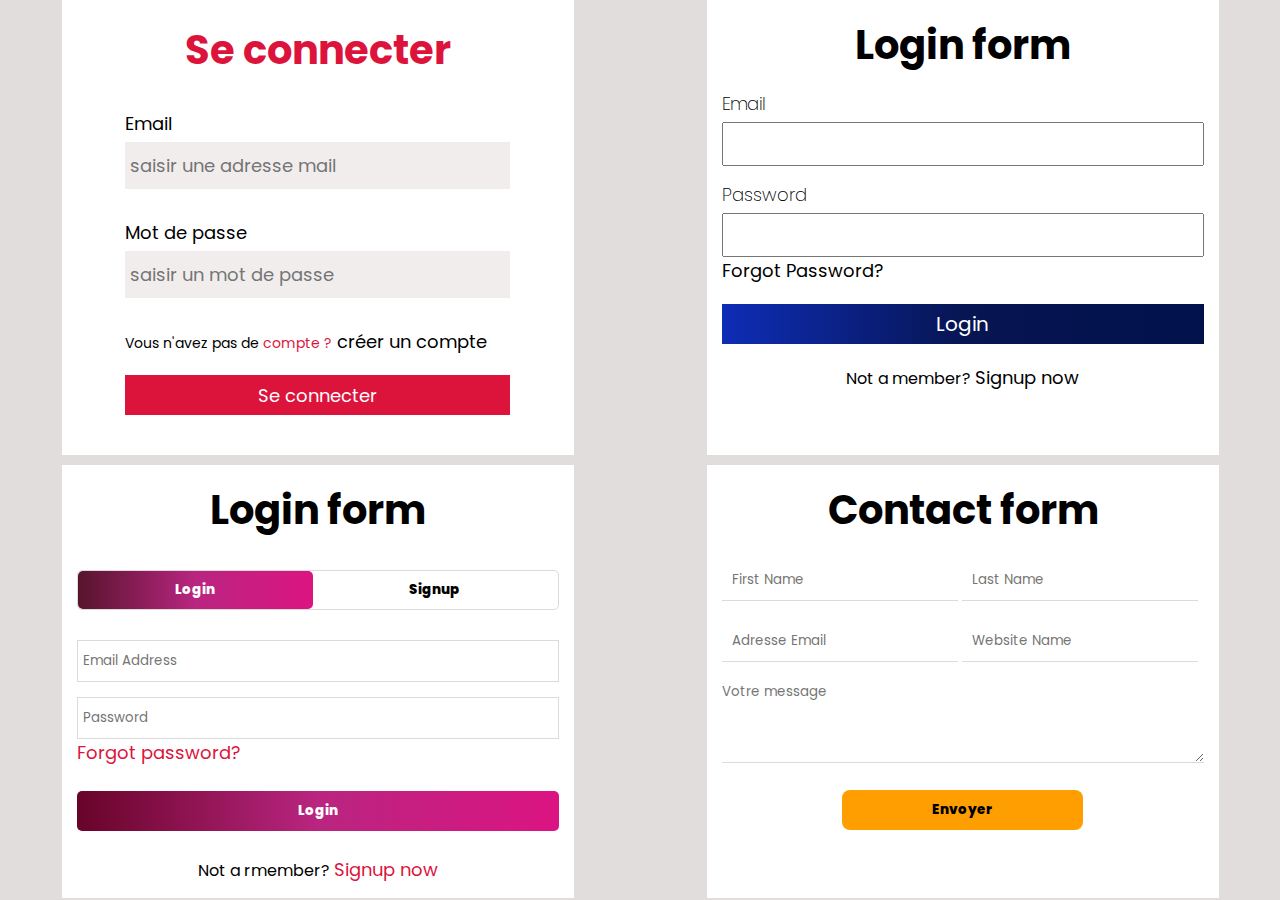
<file: index.html>
<!DOCTYPE html>
<html>

<head>
    <meta charset="utf-8">
    <link rel="stylesheet" href="style.css">
    <title>My test page</title>
</head>

<body>

    <div class="container">
        <div class="form-content">
            <h1>Se connecter</h1>
            <form>
                <div class="input-group">
                    <label for="email">Email</label>
                    <input type="email" id="email" class="form-control" placeholder="saisir une adresse mail">
                </div>
                <div class="input-group">
                    <label for="password">Mot de passe</label>
                    <input type="password" id="password" class="form-control" placeholder="saisir un mot de passe">
                </div>
                <p>Vous n'avez pas de <span>compte ?</span><a href="#"> créer un compte</a></p>

                <button>Se connecter</button>
            </form>
        </div>
        <div class="second-form-content">
            <h2>Login form</h2>
            <form >
                <div class="second-input-group">
                    <label for="email">Email</label>
                    <input type="email"  id="email" class="second-input-control">
                </div>
                <div class="second-input-group">
                    <label for="password">Password</label>
                    <input type="password" id="password" class="second-input-control">
                </div>
                <span><a href="#">Forgot Password?</a></span>
                <button>Login</button>
                <p>Not a member? <a href="#">Signup now</a></p>
            </form>
        </div>
        <div class="third-form-content">
            <h2>Login form</h2>
            <div class="button-group">
                <button class="btn-login">Login</button>
                <button class="btn-signup">Signup</button>
            </div>
            <form >
            <div class="third-input-group">
                <input type="email" name="email" id="email" placeholder="Email Address">
            </div>
            <div class="third-input-group">
                <input type="password" name="password" id="password" placeholder="Password">
            </div>
            <a href="">Forgot password?</a>
            <button>Login</button>
            <p>Not a rmember? <a href="">Signup now</a></p>
        </form>
        </div>
        <div class="fourth-form-content">
            <h2>Contact  form</h2>
            <form >
            <div class="fourth-input-group">
                <input type="text" name="firstName" id="firstName" placeholder="First Name">
                <input type="text" name="lastName" id="lastName" placeholder="Last Name">
            </div>
            <div class="fourth-input-group">
                <input type="email" name="email" id="email" placeholder="Adresse Email">
                <input type="text" name="website" id="website" placeholder="Website Name">
            </div>
            <div class="fourth-input-group">
                <textarea name="message" id="message" placeholder="Votre message"  rows="4"></textarea>
            </div>
            <button>Envoyer</button>
            </form>
        </div>
    </div>

</body>

</html>
</file>
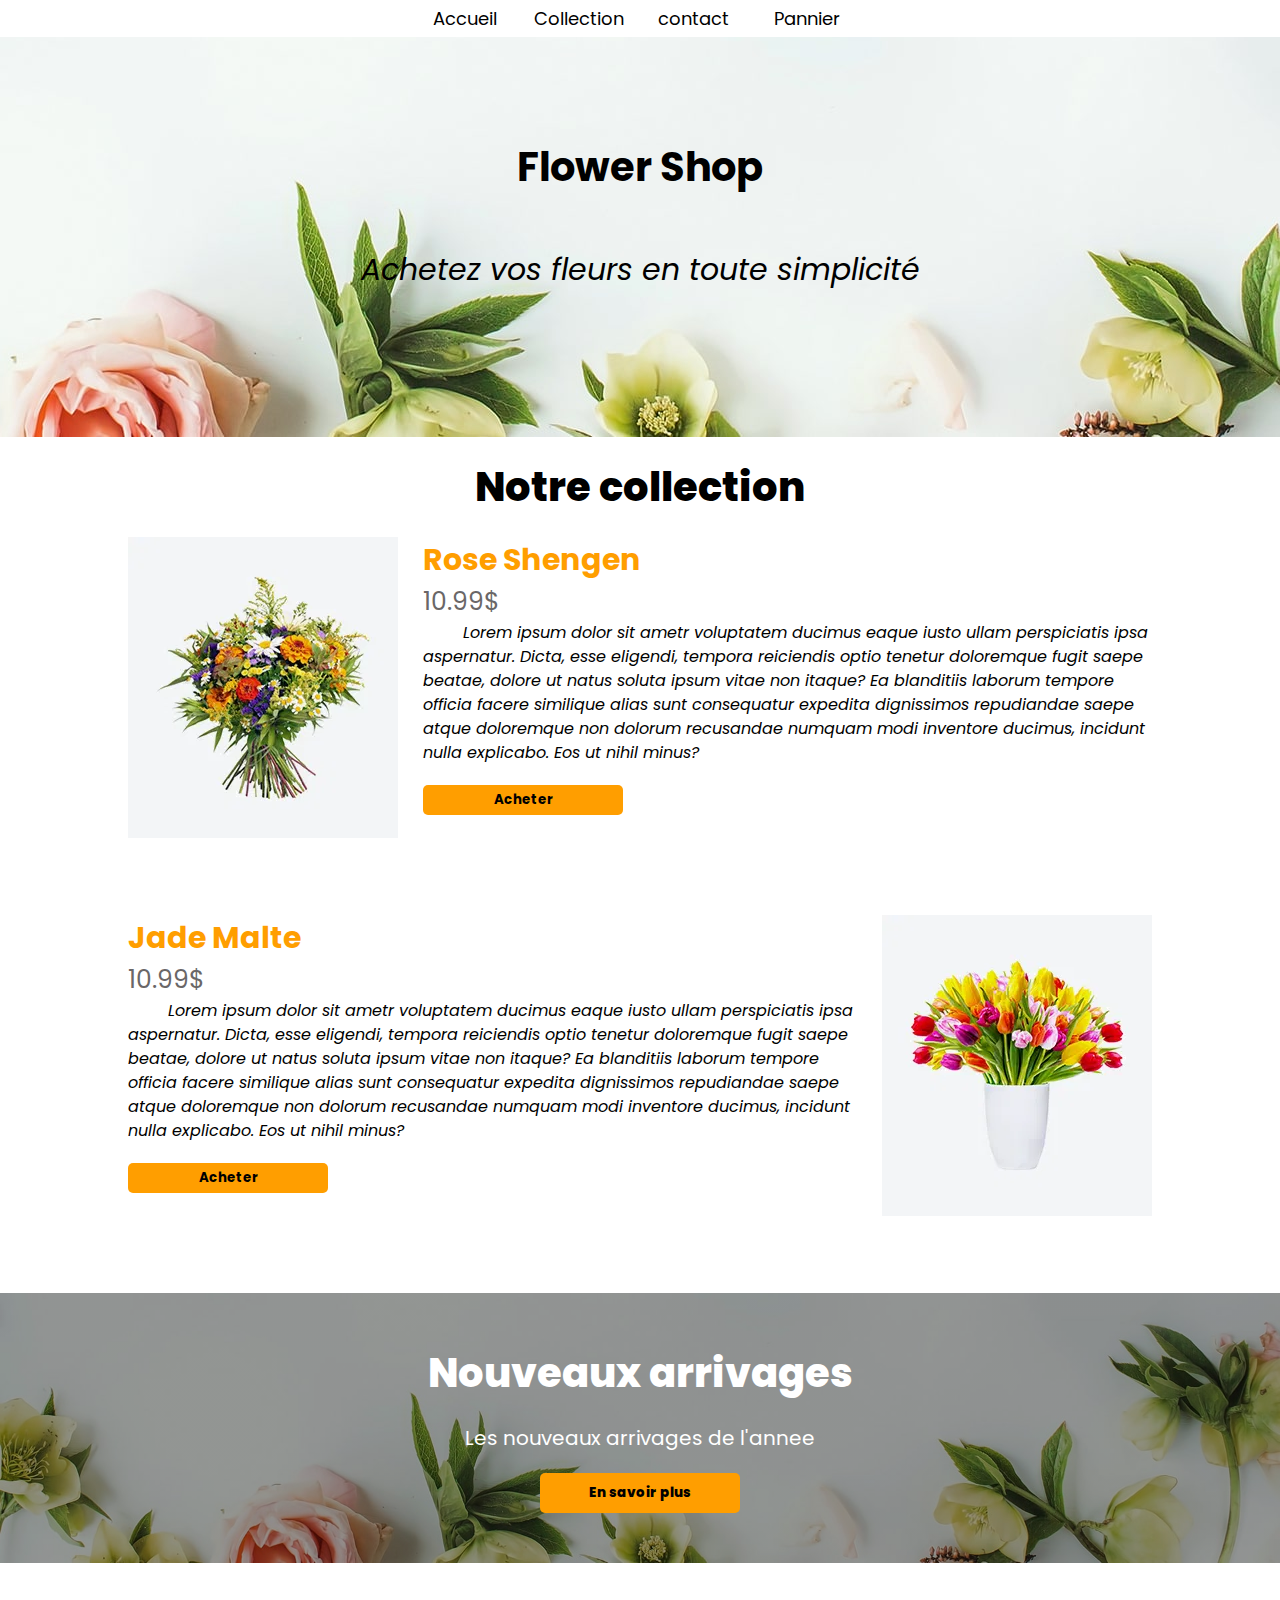
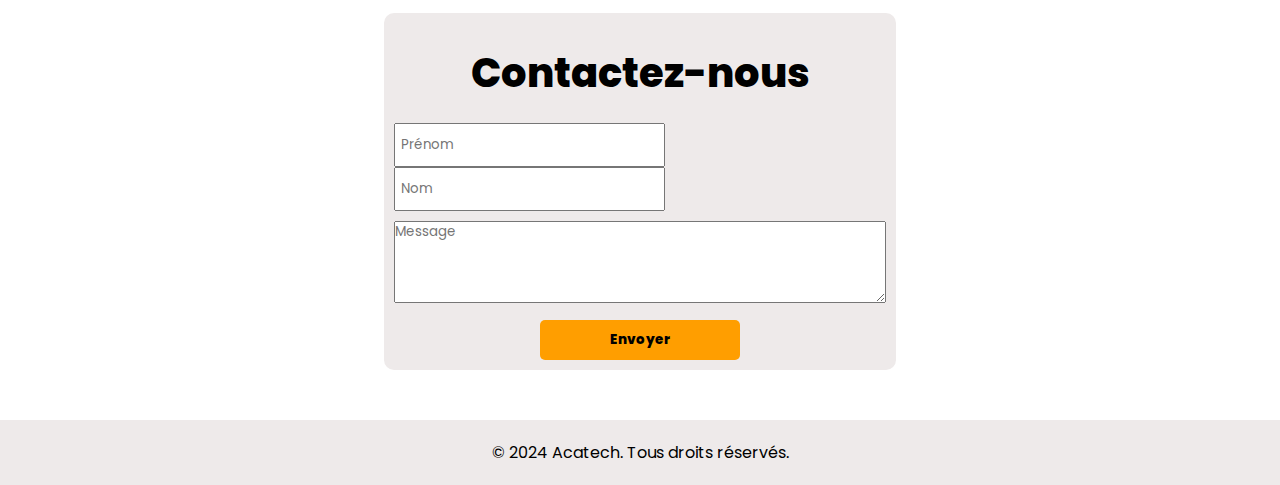
<file: flower-shop.html>
<!DOCTYPE html>
<html lang="en">
<head>
    <meta charset="UTF-8">
    <meta name="viewport" content="width=device-width, initial-scale=1.0">
    <link rel="stylesheet" href="style.css">
    <title>Document</title>
</head>
<body>
   <header>
    <ul><li><a href="">Accueil</a></li>
    <li><a href="">Collection</a></li>
    <li><a href="">contact</a></li>
    <li><a href="">Pannier</a></li></ul>
   </header>
   <div class="shop-container">
   <div class="container-bannier">
    <h1>Flower Shop</h1>
    <p>Achetez vos fleurs en toute simplicité</p>
   </div>
<div class="product-collection">
    <h2>Notre collection</h2>
    <div class="product-cart-1">
        <img src="./images/product-3.png" alt="flower">
        <div class="description">
            <h5>Rose Shengen</h5>
            <p class="price">10.99$</p>
            <p class="description-content">
                Lorem ipsum dolor sit ametr voluptatem ducimus eaque iusto ullam perspiciatis ipsa aspernatur. Dicta, esse eligendi, tempora reiciendis optio tenetur doloremque fugit saepe beatae, dolore ut natus soluta ipsum vitae non itaque?
                Ea blanditiis laborum tempore officia facere similique alias sunt consequatur expedita dignissimos repudiandae saepe atque doloremque non dolorum recusandae numquam modi inventore ducimus, incidunt nulla explicabo. Eos ut nihil minus?
            </p>
            <button>Acheter</button>
        </div>
    </div>
    <div class="product-cart-2">
        <img src="./images/product-7.png" alt="flower">
               
            <div class="description">
                <h5>Jade Malte</h5>
                <p class="price">10.99$</p>
                <p class="description-content">
                    Lorem ipsum dolor sit ametr voluptatem ducimus eaque iusto ullam perspiciatis ipsa aspernatur. Dicta, esse eligendi, tempora reiciendis optio tenetur doloremque fugit saepe beatae, dolore ut natus soluta ipsum vitae non itaque?
                    Ea blanditiis laborum tempore officia facere similique alias sunt consequatur expedita dignissimos repudiandae saepe atque doloremque non dolorum recusandae numquam modi inventore ducimus, incidunt nulla explicabo. Eos ut nihil minus?
                </p>
                <button>Acheter</button>
            
        </div>
    </div>
 
</div>
<div class="bannier-2">
    <h2>Nouveaux arrivages</h2>
    <p>Les nouveaux arrivages de l'annee</p>
    <button>En savoir plus</button>
</div>
<div class="contact-form">
    <h2>Contactez-nous</h2>
    <form>
        <div class="form-group">
       
            <input type="text" id="firstName" placeholder="Prénom">
            <input type="text" id="lastName" placeholder="Nom">
        </div>
      
        <div class="form-group">

            <textarea id="message" placeholder="Message" rows="4"></textarea>
        </div>
        <button type="submit">Envoyer</button>
    </form>
</div>
<footer>
    <p>&copy; 2024 Acatech. Tous droits réservés.</p>
</footer>
</div>
</body>
</html>
</file>
<file: style.css>
@import url('https://fonts.googleapis.com/css2?family=Poppins:ital,wght@0,100;0,200;0,300;0,400;0,500;0,600;0,700;0,800;0,900;1,100;1,200;1,300;1,400;1,500;1,600;1,700;1,800;1,900&display=swap');

* {
    font-family: "Poppins", sans-serif;
    box-sizing: border-box;
    margin: 0;
    padding: 0;
}

input:focus {
    outline: none;
}

a {
    text-decoration: none;
    font-size: 14px;
}

body {
    background-color: rgb(226, 221, 221);

}

.container {
    display: flex;
    flex-wrap: wrap;
    justify-content: space-around;
    gap: 10px;
}

.container .form-content {
    background-color: white;
    width: 40%;

    padding: 20px 15px;
}

.container .form-content h1 {
    text-align: center;
    color: crimson;
    font-size: 40px;
}

.container .form-content form .input-group {
    width: 80%;
    margin: 30px auto;
}

.form-content form .input-group label {
    display: block;
    font-size: 18px;
    margin-bottom: 5px;

}

.form-content form .input-group .form-control {
    width: 100%;
    padding: 10px 5px;
    background-color: rgb(241, 237, 237);
    border: none;
    font-size: 18px;
}

.container form .input-group .form-control:focus {
    outline: none;
}

.form-content form p {
    width: 80%;
    margin: 5px auto;
    font-size: 14px;

}

.form-content form p span {
    color: crimson;

}

.form-content form button {
    width: 80%;
    height: 40px;
    font-size: 18px;
    border: none;
    display: block;
    margin: 20px auto;
    background-color: crimson;
    color: white;
}

/* Second form */

.container .second-form-content {
    width: 40%;
    background-color: white;
    padding: 15px;
}

.container .second-form-content h2 {
    text-align: center;
    font-size: 40px;
}

.container .second-form-content .second-input-group {
    margin-top: 15px;
}

.container .second-form-content .second-input-group label {
    display: block;
    font-size: 18px;
    font-weight: 200;
    margin-bottom: 5px;
}

.container .second-form-content .second-input-group .second-input-control {
    padding: 10px 8px;
    width: 100%;

}

.container .second-form-content form button {
    display: block;
    width: 100%;
    height: 40px;
    border: none;
    font-size: 20px;
    margin: 20px auto;
    background: linear-gradient(to right, rgb(14, 45, 182), rgb(7, 21, 83), rgb(1, 18, 75));
    color: white;
}

.second-form-content form p {
    text-align: center;
}

/* Third form */
.container .third-form-content {
    background-color: white;
    width: 40%;
    padding: 15px;

}

.container .third-form-content h2 {
    text-align: center;
    font-size: 40px;
}

.container .third-form-content .button-group {
    border: 1px solid rgb(223, 218, 218);
    width: 100%;
    height: 40px;
    border-radius: 5px;
    /* background-color: black; */
    margin: 30px auto;
    padding: 0;


}

.container .third-form-content .button-group button {
    width: 49%;
    height: 100%;
    font-weight: 800;
    border: none;
    background-color: transparent;
    margin: 0;
    padding: 0;
    border-radius: 5px;
}

.container .third-form-content .button-group button:first-child {
    background: linear-gradient(to right, rgb(87, 20, 45), rgb(185, 37, 128), rgb(220, 20, 130));
    color: white;

}

.container .third-form-content form .third-input-group {
    margin-top: 15px;
}

.container .third-form-content form .third-input-group input {
    width: 100%;
    padding: 10px 5px;
    border: 1px solid rgb(223, 218, 218);
}

.container .third-form-content form a {
    color: crimson;
    margin-top: 5px;
}

.third-form-content form button {
    width: 100%;
    height: 40px;
    background: linear-gradient(to right, rgb(104, 4, 41), rgb(185, 37, 128), rgb(220, 20, 130));
    border-radius: 5px;
    border: none;
    margin: 25px 0;
    color: white;
    font-weight: 800;
}

.third-form-content form p {
    text-align: center;
}

.fourth-form-content {
    background-color: white;
    width: 40%;
    padding: 15px;
}

.fourth-form-content h2 {
    text-align: center;
    font-size: 40px;
}

.fourth-form-content form .fourth-input-group {
    margin: 20px 0;
}

.fourth-form-content form input {
    border: none;
    padding: 10px;
    border-bottom: 1px solid rgb(223, 218, 218);
    width: 49%;
    display: inline-block;
}

.fourth-form-content form input:focus, .fourth-form-content form textarea:focus {
    border-bottom: 1px solid #ff9e00;
    outline: none;
}

.fourth-form-content form textarea {
    border: none;
    border-bottom: 1px solid rgb(223, 218, 218);
    width: 100%;
}

.fourth-form-content form button {
    display: block;
    width: 50%;
    height: 40px;
    margin: auto;
    background-color: #ff9e00;
    border: none;
    color: black;
    border-radius: 8px;
    font-weight: 800;
}

/***************************************************Flower Shop*****************************************************/
header {
    background-color: white;
    width: 100%;

}

a {
    text-decoration: none;
    font-size: 18px;
    color: black;
}

li {
    list-style: none;
    display: inline-block;
    width: 100px;
    height: 100%;
    margin: 5px;
    text-align: center;



}

ul {
    width: 460px;
    height: 100%;
    margin: auto;
}

.shop-container {
    background-color: white;
}

.shop-container .container-bannier {
    height: 400px;
    background-image: url('./images/bg1.jpg');
    background-repeat: no-repeat;
    background-position: bottom;
    padding-top: 100px;

}

.shop-container .container-bannier h1 {
    font-size: 40px;
    text-align: center;
    margin-bottom: 50px;
}

.shop-container .container-bannier p {
    font-size: 30px;
    font-style: italic;
    text-align: center;
}

.shop-container .product-collection {
    width: 80%;
    padding: 20px auto;
    margin: auto;
}

.shop-container .product-collection h2 {
    text-align: center;
    font-size: 40px;
    font-weight: 800;
    margin: 20px auto;
}

.shop-container .product-collection .product-cart-1 img {
    float: left;
    margin-right: 25px;
}



.shop-container .product-collection .description h5 {
    color: #ff9e00;
    font-size: 30px;
}

.shop-container .product-collection .description .price {
    font-size: 25px;
    color: rgb(106, 103, 103);
}

.shop-container .product-collection .description .description-content {
    line-height: 1.5;
    font-style: oblique;
    margin-bottom: 20px;
    text-indent: 40px;
}

.shop-container .product-collection .description button {
    height: 30px;
    width: 200px;
    border: none;
    background-color: #ff9e00;
    font-weight: 700;
    border-radius: 5px;
}

.shop-container .product-collection .product-cart-2 {
    clear: both;
    margin: 100px auto;
}

.shop-container .product-collection .product-cart-2 .description {
    margin-right: 20px;
    margin-top: 100px;
}

.shop-container .product-collection .product-cart-2 img {
    float: right;
    margin-left: 25px;
}

.shop-container .bannier-2 {
    background: linear-gradient(rgba(0, 0, 0, 0.4), rgba(0, 0, 0, 0.4)),
        url("./images/bg1.jpg");
    background-position: bottom;
    background-size: cover;
    padding: 50px 0;

}

.shop-container .bannier-2 h2 {
    text-align: center;
    font-size: 40px;
    font-weight: 800;
    color: white;
}

.shop-container .bannier-2 p {
    text-align: center;
    font-size: 20px;
    color: white;
    margin: 20px auto;
}

.shop-container .bannier-2 button {
    display: block;
    margin: auto;
    width: 200px;
    height: 40px;
    border: none;
    background-color: #ff9e00;
    color: black;
    border-radius: 5px;
    font-weight: 800;
}

.shop-container .contact-form {
    width: 40%;
    margin: 50px auto;
    background-color: rgb(238, 234, 234);
    border-radius: 10px;
    padding: 10px;

}

.contact-form h2 {
    text-align: center;
    font-size: 40px;
    font-weight: 800;
    margin: 20px auto;
}



.contact-form .form-group {
    margin: 10px auto;
}

.contact-form .form-group input {
    padding: 10px 5px;

}

.contact-form .form-group textarea {
    width: 100%;
}

.contact-form .form-group input:focus,
.contact-form .form-group textarea:focus {
    outline: none;
}

.contact-form button {
    display: block;
    margin: auto;
    width: 200px;
    height: 40px;
    border: none;
    background-color: #ff9e00;
    color: black;
    border-radius: 5px;
    font-weight: 800;
}

footer {
    text-align: center;
    padding: 20px;
    background-color: rgb(238, 234, 234);
    color: black;
}
</file>
